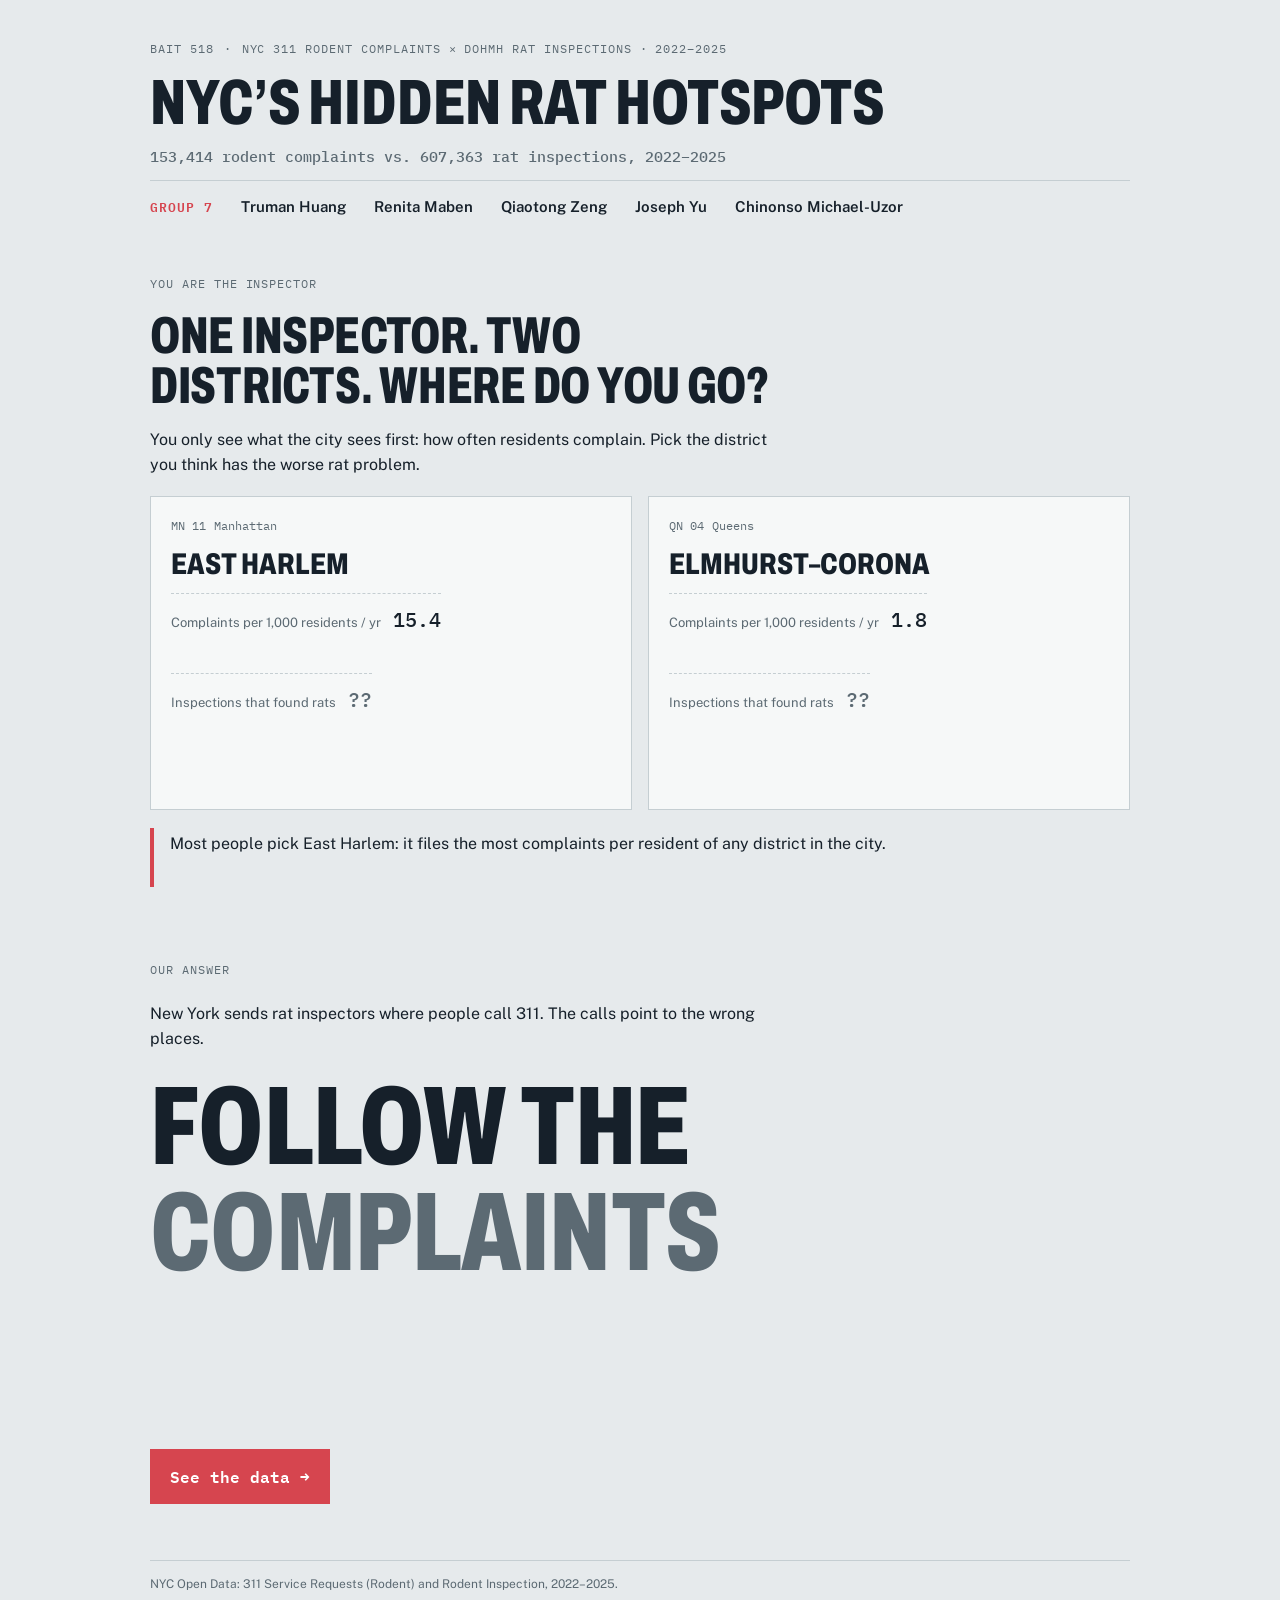
<file: nyc/NYC_Rats_1_Opening.html>
<!doctype html>
<html lang="en">
<head>
<meta charset="utf-8">
<meta name="viewport" content="width=device-width, initial-scale=1, viewport-fit=cover">
<style>:root{color-scheme:light}body{margin:0;font:14px system-ui,sans-serif}img{max-width:100%}[hidden]{display:none!important}</style>
<title>Follow the Complaints?</title>
<meta name="claude:viewport-fit-sides" content="cover">
<link rel="preconnect" href="https://fonts.googleapis.com">
<link rel="stylesheet" href="https://fonts.googleapis.com/css2?family=Archivo:wdth,wght@62..125,400..900&family=Public+Sans:wght@400;500;600&family=IBM+Plex+Mono:wght@400;500&display=swap">
<style>
/* Layout: a city inspection file — one narrow column of "case cards", wide condensed headlines, a red stamp as the single loud moment */
:root{
  --bg:#e6eaec;        /* sidewalk concrete */
  --card:#f6f8f8;
  --ink:#16202a;       /* inspector ink */
  --mute:#5c6a73;
  --line:#c5ced2;
  --red:#d6454f;       /* rat found / hidden hotspot */
  --orange:#e8892b;    /* heavily reported */
  --blue:#3f6f9b;      /* complaints / confirmed */
  --f-display:"Archivo","Arial Narrow",Arial,sans-serif;
  --f-body:"Public Sans",system-ui,-apple-system,"Segoe UI",sans-serif;
  --f-mono:"IBM Plex Mono",ui-monospace,Menlo,Consolas,monospace;
}
@media (prefers-color-scheme: dark){:root:not([data-theme="light"]){
  --bg:#12171c;--card:#1a2129;--ink:#e6ecef;--mute:#93a2ac;--line:#2d3842;
  --red:#ef5f68;--orange:#f0a050;--blue:#79a6d2;color-scheme:dark}}
:root[data-theme="dark"]{
  --bg:#12171c;--card:#1a2129;--ink:#e6ecef;--mute:#93a2ac;--line:#2d3842;
  --red:#ef5f68;--orange:#f0a050;--blue:#79a6d2;color-scheme:dark}

body{background:var(--bg);color:var(--ink);font-family:var(--f-body);font-size:16px;line-height:1.55;
  padding-left:max(16px,env(safe-area-inset-left,0px));padding-right:max(16px,env(safe-area-inset-right,0px))}
.wrap{max-width:980px;margin:0 auto;padding-block:40px 64px;display:flex;flex-direction:column;gap:56px}
h1,h2{font-family:var(--f-display);font-stretch:68%;font-weight:800;line-height:.95;text-wrap:balance;margin:0;letter-spacing:-.005em;text-transform:uppercase}
h1{font-size:clamp(46px,9.5vw,112px)}
h2{font-size:clamp(30px,5vw,52px)}
p{margin:0;max-width:62ch}
.eyebrow{font-family:var(--f-mono);font-size:12px;letter-spacing:.08em;text-transform:uppercase;color:var(--mute)}
.mono{font-family:var(--f-mono)}
.red{color:var(--red)}
section{display:flex;flex-direction:column;gap:18px}

/* hero */
.hero{gap:22px}
.team{display:flex;flex-wrap:wrap;align-items:baseline;gap:10px 28px;border-top:1px solid var(--line);padding-top:14px}
.team .g{font:600 13px var(--f-mono);letter-spacing:.08em;text-transform:uppercase;color:var(--red)}
.team .m{display:flex;flex-direction:column;gap:2px}
.team .m b{font-weight:600;font-size:15px}
.team .m span{font:400 12px var(--f-mono);color:var(--mute);font-variant-numeric:tabular-nums}
.hero h1 .strike{position:relative;display:inline-block;color:var(--mute);cursor:pointer}
.answer.on h1 .strike{cursor:default}
.hero h1 .strike::after{content:"";position:absolute;left:-2%;right:-2%;top:52%;height:.09em;background:var(--red);transform-origin:left;transform:scaleX(0);transition:transform .7s ease-out .3s}
.answer.on h1 .strike::after{transform:scaleX(1)}
.answer .red{opacity:0;transition:opacity .5s}
.answer.rats .red{opacity:1}
.answer .slot{visibility:hidden}
.answer.delivered .slot{visibility:visible}
.carrier{position:absolute;left:0;top:0;pointer-events:none;will-change:transform}
.carrier .word{position:absolute;left:0;top:0;white-space:nowrap;transform-origin:20% 100%}
.topic{gap:14px}
.topic .ttl{font-family:var(--f-display);font-stretch:70%;font-weight:800;text-transform:uppercase;line-height:.95;font-size:clamp(34px,6vw,64px);text-wrap:balance}
.topic .sub{font:500 15px var(--f-mono);color:var(--mute);max-width:none}
@keyframes strike{from{transform:scaleX(0)}to{transform:scaleX(1)}}
.stats{display:grid;grid-template-columns:repeat(3,minmax(0,1fr));gap:1px;background:var(--line);border:1px solid var(--line)}
.stat{background:var(--card);padding:16px 18px;display:flex;flex-direction:column;gap:4px;min-width:0}
.stat b{font-family:var(--f-display);font-stretch:80%;font-weight:800;font-size:clamp(30px,5vw,46px);line-height:1;font-variant-numeric:tabular-nums}
.stat span{font-size:13px;color:var(--mute)}

/* game */
.cases{display:grid;grid-template-columns:repeat(2,minmax(0,1fr));gap:16px}
.case{position:relative;background:var(--card);border:1px solid var(--line);padding:20px 20px 70px;display:flex;flex-direction:column;gap:14px;text-align:left;font:inherit;color:inherit;cursor:pointer;overflow:hidden;transition:border-color .15s, transform .15s}
.case:hover{border-color:var(--ink);transform:translateY(-2px)}
.case:focus-visible{outline:3px solid var(--blue);outline-offset:2px}
.case[disabled]{cursor:default;transform:none}
.case .top{display:flex;justify-content:space-between;gap:8px;font-family:var(--f-mono);font-size:12px;color:var(--mute)}
.case h3{font-family:var(--f-display);font-stretch:75%;font-weight:800;font-size:clamp(20px,3.2vw,30px);overflow-wrap:anywhere;line-height:1;margin:0;text-transform:uppercase}
.row{display:flex;justify-content:space-between;align-items:baseline;gap:12px;border-top:1px dashed var(--line);padding-top:10px}
.row .k{font-size:13px;color:var(--mute)}
.row .v{font-family:var(--f-mono);font-weight:500;font-size:20px;font-variant-numeric:tabular-nums}
.row.hide .v{color:var(--mute)}
.meter{height:10px;background:var(--line);position:relative}
.meter i{position:absolute;inset:0 auto 0 0;width:0;background:var(--blue);transition:width .8s ease-out}
.meter.found i{background:var(--red)}
.stamp{position:absolute;right:16px;bottom:16px;font-family:var(--f-display);font-stretch:70%;font-weight:900;font-size:22px;line-height:1;text-transform:uppercase;
  color:var(--red);border:3px solid var(--red);padding:6px 10px;transform:rotate(-8deg) scale(1.6);opacity:0;pointer-events:none;mix-blend-mode:multiply}
:root[data-theme="dark"] .stamp{mix-blend-mode:normal}
@media (prefers-color-scheme: dark){:root:not([data-theme="light"]) .stamp{mix-blend-mode:normal}}
.stamp.grey{color:var(--mute);border-color:var(--mute)}
.revealed .stamp{animation:stamp .35s cubic-bezier(.2,1.6,.4,1) forwards}
@keyframes stamp{to{opacity:.92;transform:rotate(-8deg) scale(1)}}
.verdict{border-left:4px solid var(--red);padding:4px 0 4px 16px;min-height:3.2em}
.verdict strong{font-weight:600}
.btnrow{display:flex;gap:10px;flex-wrap:wrap}
button.ghost{font:500 13px var(--f-mono);background:transparent;color:var(--ink);border:1px solid var(--ink);padding:8px 12px;cursor:pointer}
button.ghost:focus-visible{outline:3px solid var(--blue);outline-offset:2px}

/* chart */
.chartcard{background:var(--card);border:1px solid var(--line);padding:18px 18px 10px}
.legend{display:flex;gap:18px;flex-wrap:wrap;font-size:13px;color:var(--mute)}
.legend i{display:inline-block;width:18px;height:3px;vertical-align:middle;margin-right:6px}
.chartbox{overflow-x:auto}
svg{display:block;width:100%;height:auto;min-width:520px}
.readout{font-family:var(--f-mono);font-size:13px;color:var(--mute);min-height:1.5em}
input[type=range]{width:100%;accent-color:var(--red)}

/* queens */
.strip{display:flex;flex-direction:column;gap:12px}
.bar{display:grid;grid-template-columns:150px minmax(0,1fr) 60px;gap:12px;align-items:center;font-size:14px}
.bar .track{height:22px;background:var(--line);position:relative}
.bar .track i{position:absolute;inset:0 auto 0 0;background:var(--red)}
.bar .pct{font-family:var(--f-mono);font-variant-numeric:tabular-nums;text-align:right}
.bar.dim .track i{background:var(--mute)}

/* agenda */
.agenda{list-style:none;margin:0;padding:0;display:grid;grid-template-columns:repeat(4,minmax(0,1fr));gap:1px;background:var(--line);border:1px solid var(--line)}
.agenda li{background:var(--card);padding:14px 16px;display:flex;flex-direction:column;gap:6px;min-width:0}
.agenda .n{font-family:var(--f-mono);font-size:12px;color:var(--red)}
.agenda b{font-family:var(--f-display);font-stretch:78%;font-size:20px;line-height:1.05;text-transform:uppercase}
.agenda span{font-size:13px;color:var(--mute)}
.cta{align-self:flex-start;font:600 16px var(--f-mono);color:#fff;background:var(--red);padding:14px 20px;text-decoration:none}
.cta:hover{filter:brightness(1.08)}
.cta:focus-visible{outline:3px solid var(--blue);outline-offset:3px}
footer{font-size:12px;color:var(--mute);display:flex;flex-direction:column;gap:4px;border-top:1px solid var(--line);padding-top:14px}

@media (max-width:720px){
  .agenda{grid-template-columns:minmax(0,1fr)}
  .cases{gap:10px}
  .case{padding:14px 12px 58px;gap:10px}
  .row{flex-direction:column;align-items:flex-start;gap:2px}
  .stamp{right:10px;bottom:12px;font-size:15px;padding:4px 7px}
}
@media (max-width:480px){
  .stamp{font-size:11px;white-space:nowrap;right:8px;bottom:14px;border-width:2px}
  .stats{grid-template-columns:minmax(0,1fr)}
  .bar{grid-template-columns:96px minmax(0,1fr) 52px}
}

/* the rat: a fixed "floor" strip at the bottom of the screen it runs along */
.floor{position:fixed;inset:0;overflow:hidden;pointer-events:none;z-index:20}
.rat{position:absolute;left:0;top:0;width:clamp(120px,16vw,190px);transform:translateX(110vw);pointer-events:auto;cursor:pointer;will-change:transform}
.rat.tpl{display:none}
.rat svg{display:block;width:100%;min-width:0;height:auto;overflow:visible}
.rat .shadow{fill:rgba(0,0,0,.22)}
.rat .bodyg{transform-origin:100px 60px}
.rat .head{transform-origin:46px 52px}
.rat .whisk{transform-origin:9px 53px}
.rat .tail{transform-origin:156px 56px}
.rat .leg{transform-box:fill-box;transform-origin:50% 0}
.rat.run .bodyg{animation:bob var(--step,.14s) ease-in-out infinite alternate}
.rat.run .leg.a{animation:stride var(--step,.14s) linear infinite alternate}
.rat.run .leg.b{animation:stride var(--step,.14s) linear infinite alternate-reverse}
.rat.run .tail{animation:tailrun .28s ease-in-out infinite alternate}
.rat.sniff .head{animation:sniff .22s ease-in-out infinite alternate}
.rat.sniff .whisk{animation:whisk .11s ease-in-out infinite alternate}
.rat.sniff .tail{animation:tailidle 1.4s ease-in-out infinite alternate}
@keyframes bob{from{transform:translateY(0)}to{transform:translateY(-3px)}}
@keyframes stride{from{transform:rotate(-38deg)}to{transform:rotate(38deg)}}
@keyframes tailrun{from{transform:rotate(-6deg)}to{transform:rotate(7deg)}}
@keyframes tailidle{from{transform:rotate(-4deg)}to{transform:rotate(9deg)}}
@keyframes sniff{from{transform:rotate(0)}to{transform:rotate(-7deg) translateX(-1px)}}
@keyframes whisk{from{transform:rotate(-5deg)}to{transform:rotate(6deg)}}
.secret{all:unset;cursor:default;color:inherit;font:inherit;padding:0 2px}
.secret:focus-visible{outline:none}
@media (prefers-reduced-motion:reduce){*,*::before,*::after{animation:none!important;transition:none!important}
  .revealed .stamp{opacity:.92;transform:rotate(-8deg)}}
</style>

<div class="wrap">

  <section class="topic">
    <div class="eyebrow">BAIT 518 <button class="secret" id="secret" type="button" tabindex="-1" aria-hidden="true">·</button> NYC 311 rodent complaints × DOHMH rat inspections · 2022–2025</div>
    <div class="ttl">NYC’s Hidden Rat Hotspots</div>
    <p class="sub">153,414 rodent complaints vs. 607,363 rat inspections, 2022–2025</p>
    <div class="team"><span class="g">Group 7</span><span class="m"><b>Truman Huang</b></span><span class="m"><b>Renita Maben</b></span><span class="m"><b>Qiaotong Zeng</b></span><span class="m"><b>Joseph Yu</b></span><span class="m"><b>Chinonso Michael-Uzor</b></span></div>
  </section>

  <section>
    <div class="eyebrow">You are the inspector</div>
    <h2>One inspector. Two districts. Where do you go?</h2>
    <p>You only see what the city sees first: how often residents complain. Pick the district you think has the worse rat problem.</p>
    <div class="cases" id="cases">
      <button class="case" id="caseA" data-pick="A" type="button">
        <div class="top"><span>MN 11</span><span>Manhattan</span></div>
        <h3>East Harlem</h3>
        <div class="row"><span class="k">Complaints per 1,000 residents / yr</span><span class="v">15.4</span></div>
        <div class="meter"><i style="width:96%"></i></div>
        <div class="row hide"><span class="k">Inspections that found rats</span><span class="v" data-real="23.8%">??</span></div>
        <div class="meter found"><i data-w="23.8"></i></div>
        <div class="stamp grey">Near city median</div>
      </button>
      <button class="case" id="caseB" data-pick="B" type="button">
        <div class="top"><span>QN 04</span><span>Queens</span></div>
        <h3>Elmhurst–Corona</h3>
        <div class="row"><span class="k">Complaints per 1,000 residents / yr</span><span class="v">1.8</span></div>
        <div class="meter"><i style="width:11%"></i></div>
        <div class="row hide"><span class="k">Inspections that found rats</span><span class="v" data-real="54.9%">??</span></div>
        <div class="meter found"><i data-w="54.9"></i></div>
        <div class="stamp">Above city median</div>
      </button>
    </div>
    <div class="verdict" id="verdict" aria-live="polite">Most people pick East Harlem: it files the most complaints per resident of any district in the city.</div>
    <div class="btnrow"><button class="ghost" id="reset" type="button" hidden>Reset case file</button></div>
  </section>

  <section class="hero answer" id="answer">
    <div class="eyebrow">Our answer</div>
    <p>New York sends rat inspectors where people call 311. The calls point to the wrong places.</p>
    <h1>Follow the <span class="strike">complaints</span><br><span class="red"><span class="slot" id="slot">rats</span></span></h1>
  </section>

  <a class="cta" id="cta" href="NYC_Rats_2_Chart_Builds.html#scene-0">See the data →</a>
  <footer>NYC Open Data: 311 Service Requests (Rodent) and Rodent Inspection, 2022–2025.</footer>
</div>


<svg width="0" height="0" style="position:absolute" aria-hidden="true"><defs>
        <linearGradient id="fur" x1="0" y1="0" x2="0" y2="1">
          <stop offset="0" stop-color="#6e655c"/><stop offset=".55" stop-color="#57504a"/><stop offset="1" stop-color="#8f857b"/>
        </linearGradient>
        <radialGradient id="ear" cx=".45" cy=".45" r=".6"><stop offset="0" stop-color="#d9a3a0"/><stop offset="1" stop-color="#9b6f6c"/></radialGradient>
      </defs></svg>
<div class="floor" id="floor" aria-hidden="true">
  <div class="rat tpl" id="rat-tpl" title="Click to scare it off">
    <svg viewBox="0 0 230 92">
      <ellipse class="shadow" cx="100" cy="86" rx="78" ry="5"/>
      <g class="bodyg">
        <path class="tail" d="M154,56 C178,58 196,72 214,70 C222,69 228,64 229,60" fill="none" stroke="#b9928c" stroke-width="4.5" stroke-linecap="round"/>
        <g class="leg b"><path d="M128,66 c-2,8 -3,12 -1,16 l9,0 c1,-2 -1,-3 -4,-3 l-1,-13 z" fill="#4a433d"/></g>
        <g class="leg a"><path d="M58,64 c-2,7 -3,12 -1,16 l8,0 c1,-2 -1,-3 -3,-3 l-1,-13 z" fill="#4a433d"/></g>
        <path d="M44,50 C44,30 74,20 108,22 C142,24 162,38 162,55 C162,70 138,75 104,73 C74,72 54,67 44,59 Z" fill="url(#fur)"/>
        <path d="M60,66 C80,72 120,74 148,68" fill="none" stroke="#a49a90" stroke-width="3" stroke-linecap="round" opacity=".7"/>
        <g class="leg b"><path d="M140,64 c-1,8 0,12 2,16 l9,0 c1,-2 -1,-3 -4,-3 l-2,-13 z" fill="#5a524b"/></g>
        <g class="leg a"><path d="M68,64 c-1,7 0,12 2,16 l8,0 c1,-2 -1,-3 -3,-3 l-2,-13 z" fill="#5a524b"/></g>
        <g class="head">
          <path d="M48,44 C34,38 20,42 8,51 C5,53 5,56 9,57 C22,61 36,63 52,60 Z" fill="url(#fur)"/>
          <ellipse cx="46" cy="36" rx="9" ry="10" fill="#5e5650"/>
          <ellipse cx="46" cy="36.5" rx="6" ry="7" fill="url(#ear)"/>
          <circle cx="27" cy="47.5" r="2.8" fill="#121010"/><circle cx="26.2" cy="46.6" r=".9" fill="#fff" opacity=".8"/>
          <circle cx="7.2" cy="53.6" r="2.4" fill="#c98b88"/>
          <g class="whisk" stroke="#2a2522" stroke-width=".7" stroke-linecap="round" opacity=".75">
            <path d="M12,52 L-6,45" fill="none"/><path d="M12,53 L-8,52" fill="none"/><path d="M12,54.5 L-6,59" fill="none"/>
          </g>
        </g>
      </g>
    </svg>
  </div>
</div>
<script>
(function(){
  // case file game
  const cases=document.getElementById('cases'), verdict=document.getElementById('verdict'), reset=document.getElementById('reset');
  const msgs={
    A:'<strong>You followed the complaints.</strong> East Harlem has rats, but inspectors find them 23.8% of the time, close to the city median. Elmhurst–Corona barely calls 311, yet more than half its inspections find active rats.',
    B:'<strong>You went where the rats are.</strong> Elmhurst–Corona files about one-ninth the complaints of East Harlem, yet 54.9% of its inspections find active rats, the highest rate in the city.'
  };
  function reveal(pick){
    cases.querySelectorAll('.case').forEach(c=>{
      c.classList.add('revealed'); c.disabled=true;
      const v=c.querySelector('.row.hide .v'); v.textContent=v.dataset.real; c.querySelector('.row.hide').classList.remove('hide');
      const m=c.querySelector('.meter.found i'); m.style.width=m.dataset.w+'%';
      c.style.borderColor = c.dataset.pick===pick ? 'var(--ink)' : '';
    });
    verdict.innerHTML=msgs[pick]+' There are 12 districts like it.';
    reset.hidden=false;
  }
  cases.addEventListener('click',e=>{const c=e.target.closest('.case'); if(c&&!c.disabled) reveal(c.dataset.pick)});
  reset.addEventListener('click',()=>{
    document.getElementById('answer').classList.remove('on','rats','delivered');
    cases.querySelectorAll('.case').forEach(c=>{
      c.classList.remove('revealed'); c.disabled=false; c.style.borderColor='';
      const r=c.querySelectorAll('.row')[1]; r.classList.add('hide'); r.querySelector('.v').textContent='??';
      c.querySelector('.meter.found i').style.width='0';
    });
    verdict.textContent='Most people pick East Harlem: it files the most complaints per resident of any district in the city.';
    reset.hidden=true; cases.querySelector('.case').focus();
  });

})();

// --- rats: one scout, then a swarm across the screen ---
(function(){
  const tpl=document.getElementById('rat-tpl'), floor=document.getElementById('floor');
  if(!tpl||!tpl.animate) return;
  if(matchMedia('(prefers-reduced-motion: reduce)').matches) return;
  const R=(a,b)=>a+Math.random()*(b-a), wait=ms=>new Promise(r=>setTimeout(r,ms));
  const W=()=>window.innerWidth, H=()=>window.innerHeight;
  let busy=false;
  function make(scale,y,step){
    const r=tpl.cloneNode(true); r.removeAttribute('id'); r.classList.remove('tpl');
    const base=Math.min(190,Math.max(120,W()*0.16)); const w=base*scale;
    r.style.width=w+'px'; r.style.top=y+'px'; r.style.zIndex=Math.round(y);
    r.style.setProperty('--step',step+'s'); floor.appendChild(r); r._w=w; return r;
  }
  const state=(r,c)=>{r.classList.remove('run','sniff'); if(c) r.classList.add(c)};
  function flee(r){
    if(r._fled) return; r._fled=true;
    const x=new DOMMatrixReadOnly(getComputedStyle(r).transform).m41;
    r.getAnimations().forEach(a=>{ if(a.effect&&a.effect.target===r) a.cancel() });
    state(r,'run'); r.style.setProperty('--step','.09s');
    const a=r.animate([{transform:`translateX(${x}px)`},{transform:`translateX(${-r._w-60}px)`}],{duration:Math.max(250,(x+r._w)/2.2),easing:'cubic-bezier(.5,0,.9,.6)',fill:'forwards'});
    a.finished.then(()=>r.remove()).catch(()=>{});
  }
  floor.addEventListener('click',e=>{const r=e.target.closest('.rat'); if(r) flee(r)});
  async function scout(){
    const r=make(1,H()-R(110,130),.14), w=r._w, mv=(f,t,ms,e)=>r._fled?Promise.reject():r.animate([{transform:`translateX(${f}px)`},{transform:`translateX(${t}px)`}],{duration:ms,easing:e,fill:'forwards'}).finished;
    const a=W()+20,b=W()*0.62,c=W()*0.40,d=-w-40;
    try{
      state(r,'run'); await mv(a,b,900,'cubic-bezier(.2,.7,.4,1)');
      state(r,'sniff'); await wait(1100);
      state(r,'run'); await mv(b,c,500,'cubic-bezier(.4,0,.3,1)');
      state(r,'sniff'); await wait(1200);
      state(r,'run'); await mv(c,d,650,'cubic-bezier(.5,0,.9,.6)');
      r.remove();
    }catch(e){}
  }
  function swarm(){
    const n=Math.round(Math.min(34,Math.max(16,W()/45))); const jobs=[];
    for(let k=0;k<n;k++){
      const depth=Math.random();                    // 0 = far (top, small), 1 = near (bottom, big)
      const scale=0.38+depth*0.7, y=H()*0.06+depth*(H()*0.86)-60*scale+R(-20,20);
      const r=make(scale,y,R(.1,.16)); const w=r._w;
      const speed=R(420,620)*(0.55+scale*0.6);      // px per second, nearer rats look faster
      const from=W()+R(10,160), to=-w-R(40,160), dur=(from-to)/speed*1000;
      const dy=R(-28,28);
      state(r,'run');
      const a=r.animate([
        {transform:`translate(${from}px,0)`},
        {transform:`translate(${from+(to-from)*0.5}px,${dy}px)`},
        {transform:`translate(${to}px,${dy*0.3}px)`}
      ],{duration:dur,delay:Math.pow(Math.random(),1.6)*2600,easing:'linear',fill:'both'});
      jobs.push(a.finished.then(()=>r.remove()).catch(()=>{}));
    }
    return Promise.all(jobs);
  }
  async function show(withScout){
    if(busy) return; busy=true;
    try{ if(withScout){ await scout(); await wait(250) } await swarm() }finally{ busy=false }
  }
  const sec=document.getElementById('secret'); if(sec) sec.addEventListener('click',()=>show(false));
  document.addEventListener('keydown',e=>{
    if(e.target.closest&&e.target.closest('input,textarea')) return;
    if(e.key==='r'||e.key==='R') show(true);
    if(e.key==='s'||e.key==='S') show(false);
  });
})();

// --- one more click after the reveal: a rat carries "RATS" into place ---
(function(){
  const ans=document.getElementById('answer'), slot=document.getElementById('slot'), floor=document.getElementById('floor'), tpl=document.getElementById('rat-tpl');
  if(!ans||!slot||!floor||!tpl) return;
  const wait=ms=>new Promise(r=>setTimeout(r,ms));
  let busy=false;
  async function deliver(){
    if(busy||!ans.classList.contains('on')||ans.classList.contains('rats')) return;
    busy=true; ans.classList.add('rats');
    const reduce=matchMedia('(prefers-reduced-motion: reduce)').matches;
    const r0=slot.getBoundingClientRect();
    if(r0.top<0||r0.bottom>innerHeight){ans.scrollIntoView({behavior:reduce?'auto':'smooth',block:'center'});await wait(reduce?50:700)}
    if(reduce||!floor.animate){ans.classList.add('delivered');busy=false;return}
    const R=slot.getBoundingClientRect(), cs=getComputedStyle(slot);
    const car=document.createElement('div');car.className='carrier';
    const word=document.createElement('span');word.className='word';word.textContent=slot.textContent;
    ['fontFamily','fontSize','fontWeight','fontStretch','letterSpacing','lineHeight','textTransform','color'].forEach(k=>word.style[k]=cs[k]);
    word.style.width=R.width+'px';word.style.height=R.height+'px';word.style.lineHeight=R.height+'px';
    const rat=tpl.cloneNode(true);rat.removeAttribute('id');rat.removeAttribute('title');rat.classList.remove('tpl');
    const rw=Math.max(120,R.height*1.55), rh=rw*92/230;
    Object.assign(rat.style,{width:rw+'px',left:(R.width-rw*8/230+4)+'px',top:(R.height*0.42-rh*53/92)+'px',transform:'none',pointerEvents:'none',cursor:'default'});
    car.appendChild(word);car.appendChild(rat);floor.appendChild(car);
    const x0=innerWidth+20, lift=-R.height*0.14;
    rat.classList.add('run');
    word.animate([{transform:'translateY(0) rotate(-4deg)'},{transform:`translateY(${lift}px) rotate(-1deg)`}],{duration:220,direction:'alternate',iterations:Infinity,easing:'ease-in-out'});
    await car.animate([{transform:`translate(${x0}px,${R.top}px)`},{transform:`translate(${R.left}px,${R.top}px)`}],{duration:1500,easing:'cubic-bezier(.2,.7,.3,1)',fill:'forwards'}).finished.catch(()=>{});
    word.getAnimations().forEach(a=>a.cancel());
    rat.classList.remove('run');rat.classList.add('sniff');
    await word.animate([{transform:`translateY(${lift}px) rotate(-4deg)`},{transform:'translateY(0) rotate(0)',offset:.7},{transform:`translateY(${lift*0.25}px) rotate(0)`,offset:.85},{transform:'translateY(0) rotate(0)'}],{duration:450,easing:'ease-in',fill:'forwards'}).finished.catch(()=>{});
    ans.classList.add('delivered'); word.remove();
    await wait(450);
    rat.classList.remove('sniff');rat.classList.add('run');
    rat.style.transform='scaleX(-1)';
    const rl=parseFloat(rat.style.left);
    await rat.animate([{left:rl+'px'},{left:(innerWidth-R.left+40)+'px'}],{duration:650,easing:'cubic-bezier(.5,0,.9,.6)',fill:'forwards'}).finished.catch(()=>{});
    car.remove(); busy=false;
  }
  const strike=ans.querySelector('.strike');
  function next(){ if(!ans.classList.contains('on')) ans.classList.add('on'); else deliver(); }
  if(strike) strike.addEventListener('click',e=>{ e.stopPropagation(); if(!ans.classList.contains('on')) ans.classList.add('on'); });
  document.addEventListener('click',e=>{ if(e.target.closest('button,a,input,.case,.strike')) return; deliver(); });
  document.addEventListener('keydown',e=>{ if(e.key==='ArrowRight'&&!(e.target.closest&&e.target.closest('input,textarea'))) next(); });
})();
</script>

</html>
</file>
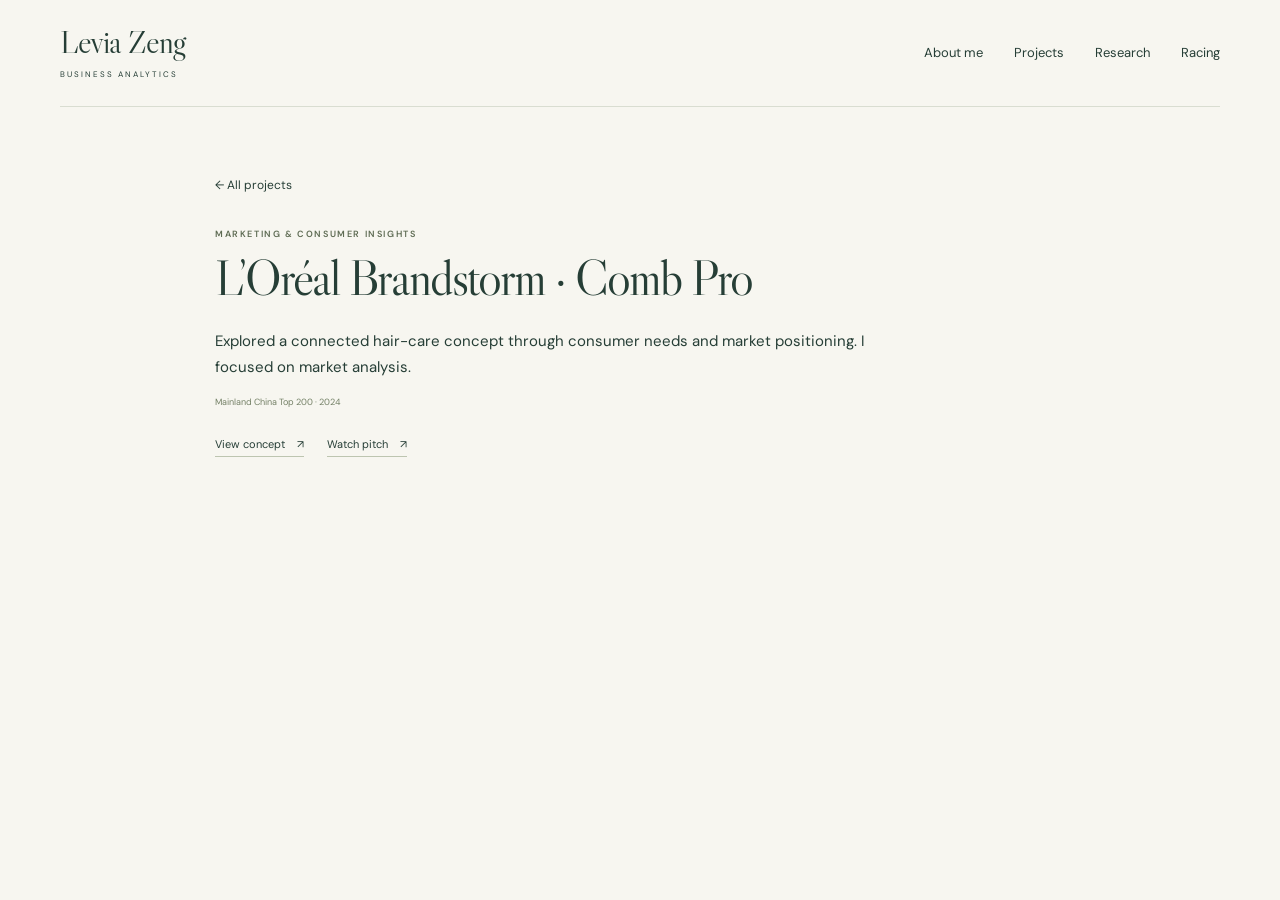
<file: projects/comb-pro.html>
<!doctype html><html lang="en"><head><meta charset="UTF-8"><meta name="viewport" content="width=device-width,initial-scale=1"><meta name="description" content="Levia Zeng — business analytics, research, and student motorsport."><title>L’Oréal Brandstorm · Comb Pro | Levia Zeng</title><link rel="stylesheet" href="../style.css"></head><body><header class="site-header"><a class="brand" href="../index.html#about">Levia Zeng<span>BUSINESS ANALYTICS</span></a><nav aria-label="Main navigation"><a href="../index.html#about">About me</a><a href="../index.html#projects">Projects</a><a href="../index.html#research">Research</a><a href="../index.html#racing">Racing</a></nav></header><main class="detail"><a class="back" href="../index.html#projects">← All projects</a><div class="field">Marketing & Consumer Insights</div><h1>L’Oréal Brandstorm · Comb Pro</h1><p>Explored a connected hair-care concept through consumer needs and market positioning. I focused on market analysis.</p><span class="meta">Mainland China Top 200 · 2024</span><div class="links"><a href="../documents/comb-pro.pdf" target="_blank" rel="noopener">View concept <span aria-hidden="true">↗</span></a><a href="https://youtu.be/FNUZM60wHyg" target="_blank" rel="noopener">Watch pitch <span aria-hidden="true">↗</span></a></div></main></body></html>
</file>
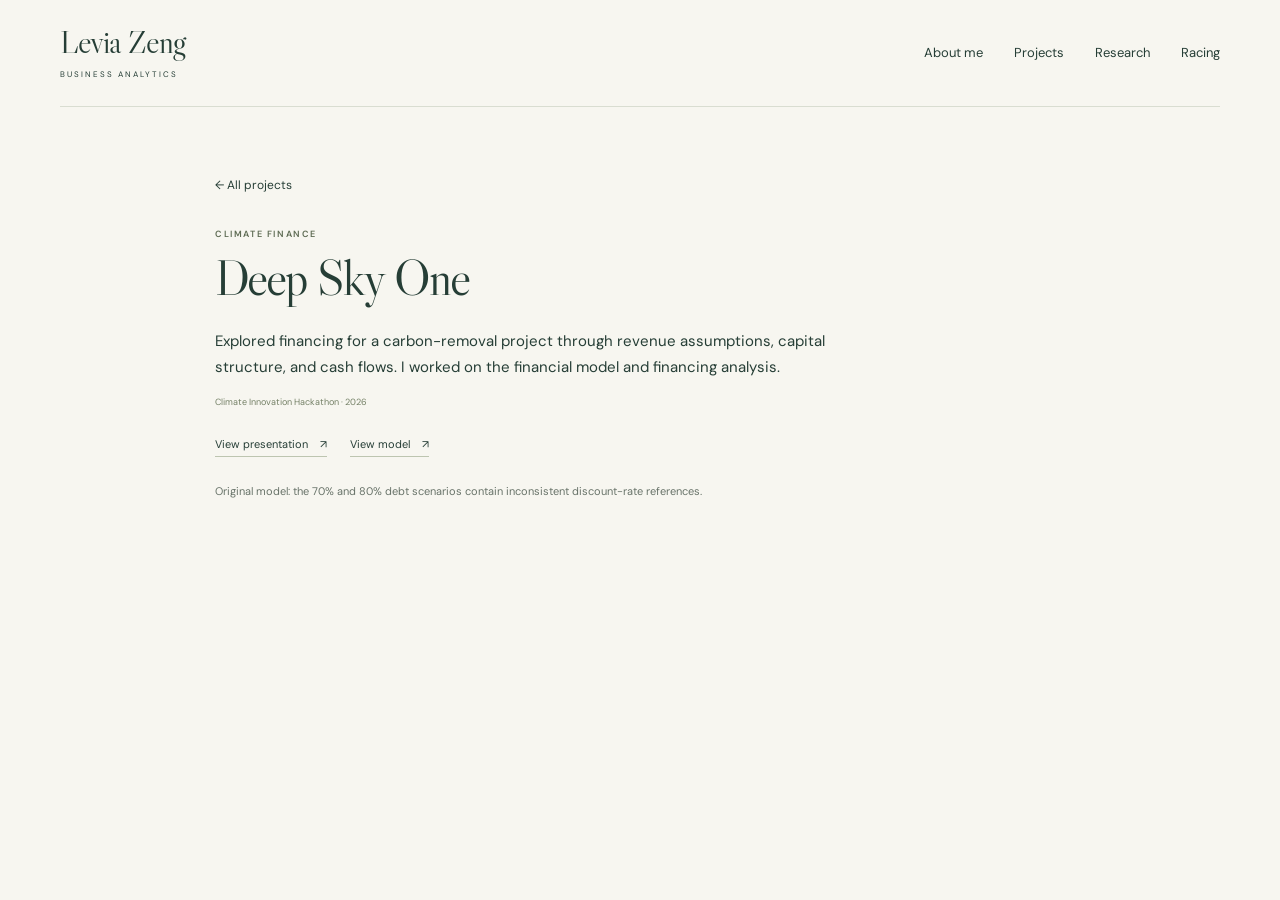
<file: projects/deep-sky.html>
<!doctype html><html lang="en"><head><meta charset="UTF-8"><meta name="viewport" content="width=device-width,initial-scale=1"><meta name="description" content="Levia Zeng — business analytics, research, and student motorsport."><title>Deep Sky One | Levia Zeng</title><link rel="stylesheet" href="../style.css"></head><body><header class="site-header"><a class="brand" href="../index.html#about">Levia Zeng<span>BUSINESS ANALYTICS</span></a><nav aria-label="Main navigation"><a href="../index.html#about">About me</a><a href="../index.html#projects">Projects</a><a href="../index.html#research">Research</a><a href="../index.html#racing">Racing</a></nav></header><main class="detail"><a class="back" href="../index.html#projects">← All projects</a><div class="field">Climate Finance</div><h1>Deep Sky One</h1><p>Explored financing for a carbon-removal project through revenue assumptions, capital structure, and cash flows. I worked on the financial model and financing analysis.</p><span class="meta">Climate Innovation Hackathon · 2026</span><div class="links"><a href="../documents/deep-sky-deck.pptx" target="_blank" rel="noopener">View presentation <span aria-hidden="true">↗</span></a><a href="../documents/deep-sky-model.xlsx" target="_blank" rel="noopener">View model <span aria-hidden="true">↗</span></a></div><p class="note">Original model: the 70% and 80% debt scenarios contain inconsistent discount-rate references.</p></main></body></html>
</file>
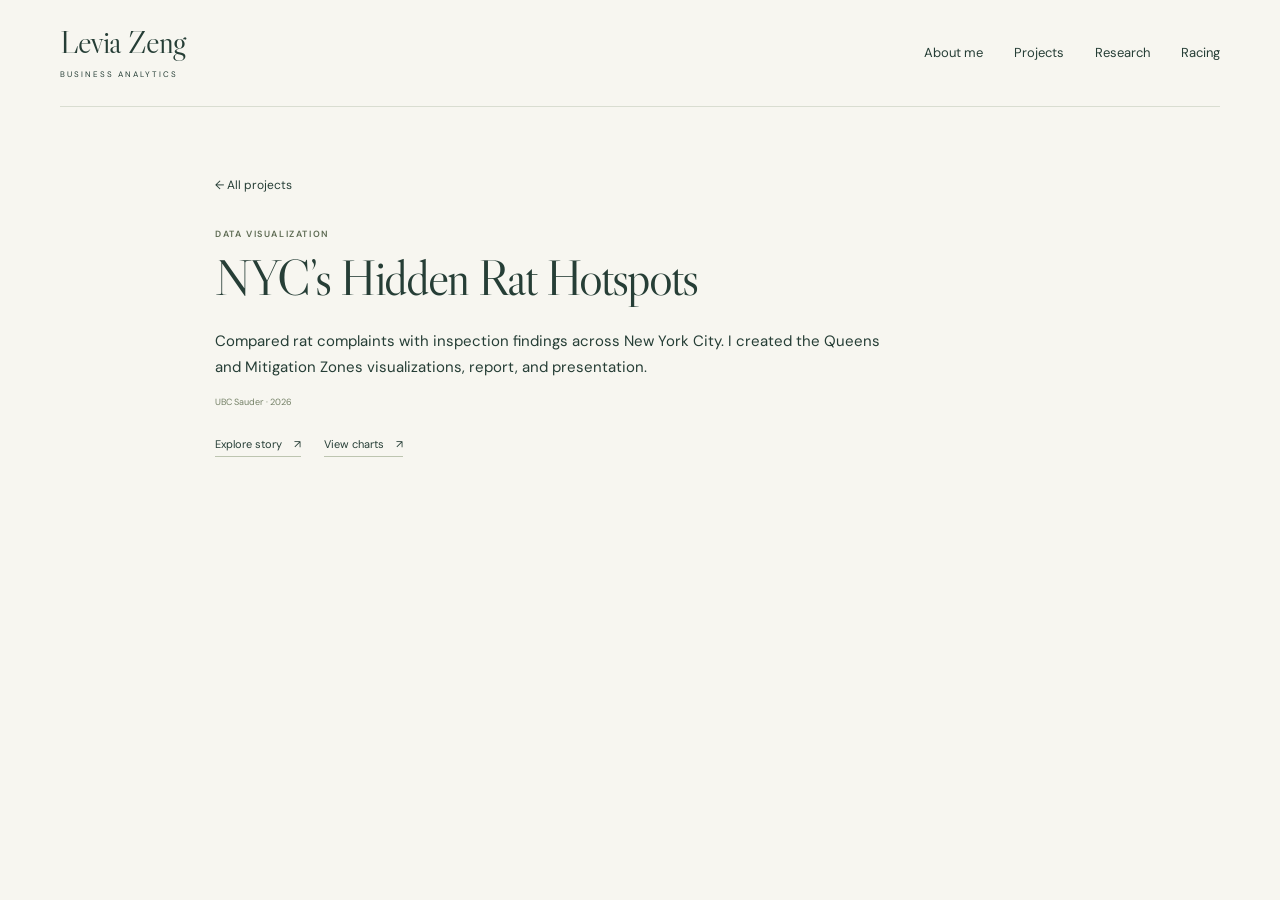
<file: projects/nyc-rats.html>
<!doctype html><html lang="en"><head><meta charset="UTF-8"><meta name="viewport" content="width=device-width,initial-scale=1"><meta name="description" content="Levia Zeng — business analytics, research, and student motorsport."><title>NYC’s Hidden Rat Hotspots | Levia Zeng</title><link rel="stylesheet" href="../style.css"></head><body><header class="site-header"><a class="brand" href="../index.html#about">Levia Zeng<span>BUSINESS ANALYTICS</span></a><nav aria-label="Main navigation"><a href="../index.html#about">About me</a><a href="../index.html#projects">Projects</a><a href="../index.html#research">Research</a><a href="../index.html#racing">Racing</a></nav></header><main class="detail"><a class="back" href="../index.html#projects">← All projects</a><div class="field">Data Visualization</div><h1>NYC’s Hidden Rat Hotspots</h1><p>Compared rat complaints with inspection findings across New York City. I created the Queens and Mitigation Zones visualizations, report, and presentation.</p><span class="meta">UBC Sauder · 2026</span><div class="links"><a href="../nyc/NYC_Rats_1_Opening.html">Explore story <span aria-hidden="true">↗</span></a><a href="../nyc/NYC_Rats_2_Chart_Builds.html">View charts <span aria-hidden="true">↗</span></a></div></main></body></html>
</file>
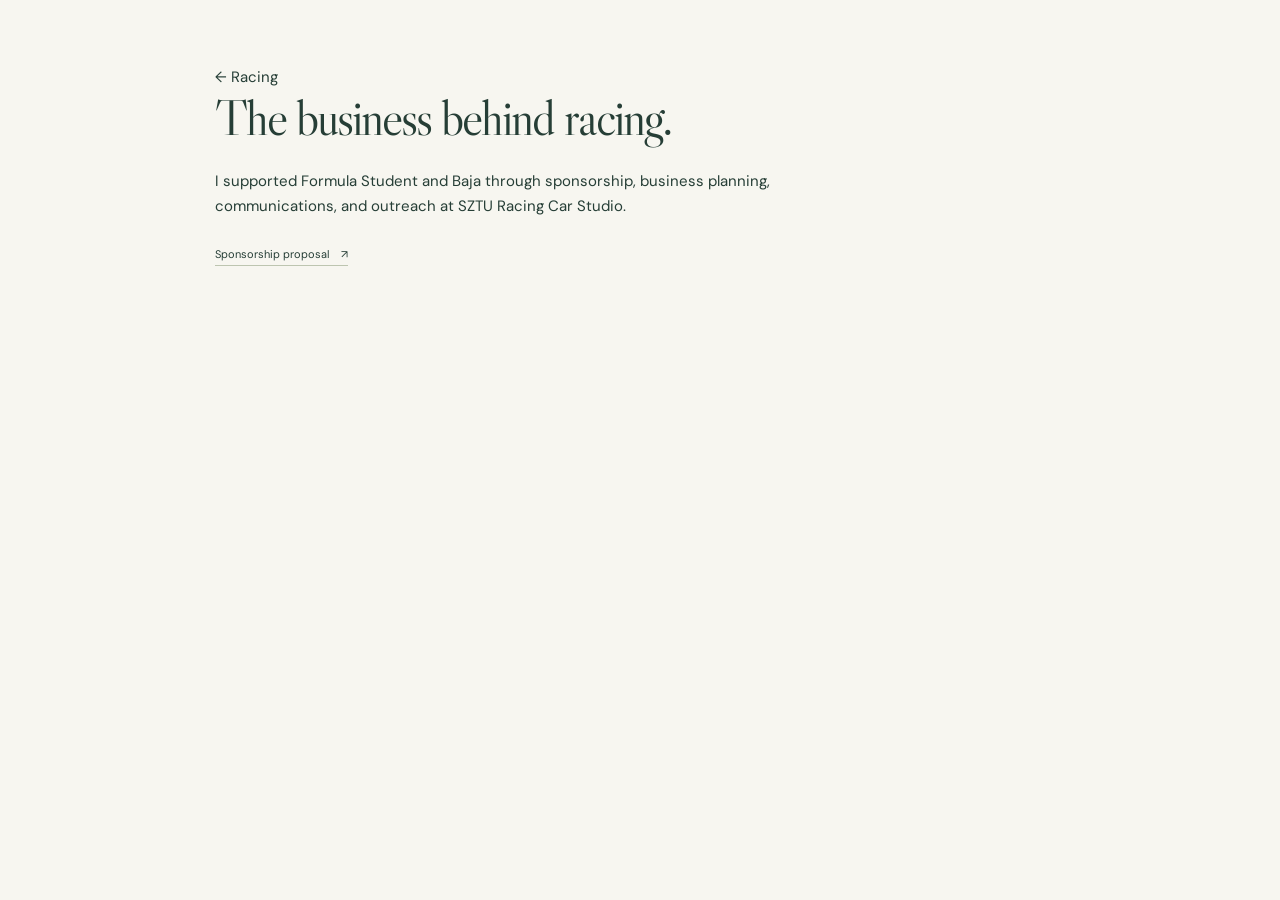
<file: projects/racing-business.html>
<!doctype html><html lang="en"><head><meta charset="UTF-8"><meta name="viewport" content="width=device-width,initial-scale=1"><meta name="description" content="Levia Zeng — business analytics, research, and student motorsport."><title>Levia Zeng | Business Analyst Portfolio</title><link rel="stylesheet" href="../style.css"></head><body><main class="detail"><a href="../index.html#racing">← Racing</a><h1>The business behind racing.</h1><p>I supported Formula Student and Baja through sponsorship, business planning, communications, and outreach at SZTU Racing Car Studio.</p><div class="links"><a href="../documents/racing-sponsorship.pdf" target="_blank" rel="noopener">Sponsorship proposal <span aria-hidden="true">↗</span></a></div></main></body></html>
</file>
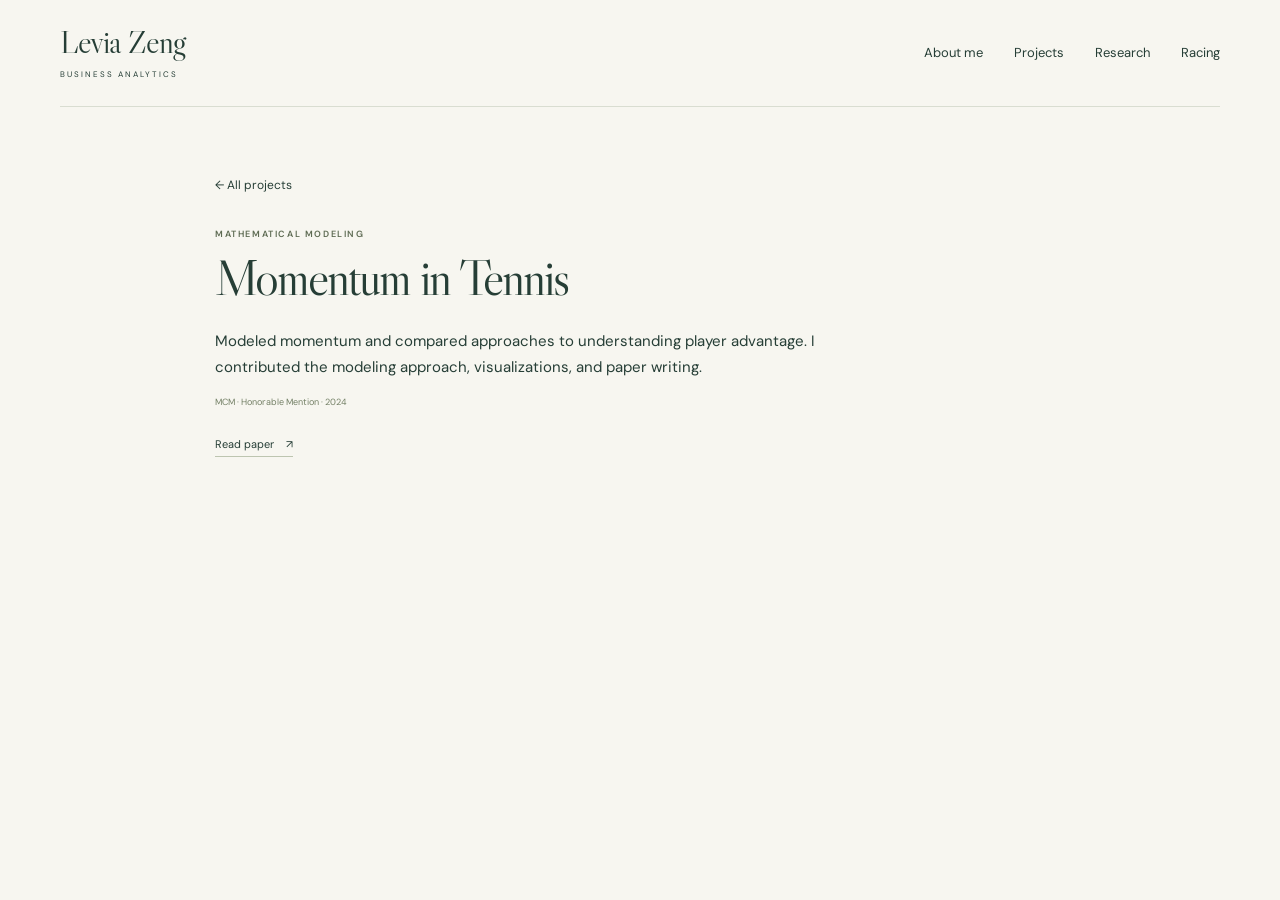
<file: projects/tennis-momentum.html>
<!doctype html><html lang="en"><head><meta charset="UTF-8"><meta name="viewport" content="width=device-width,initial-scale=1"><meta name="description" content="Levia Zeng — business analytics, research, and student motorsport."><title>Momentum in Tennis | Levia Zeng</title><link rel="stylesheet" href="../style.css"></head><body><header class="site-header"><a class="brand" href="../index.html#about">Levia Zeng<span>BUSINESS ANALYTICS</span></a><nav aria-label="Main navigation"><a href="../index.html#about">About me</a><a href="../index.html#projects">Projects</a><a href="../index.html#research">Research</a><a href="../index.html#racing">Racing</a></nav></header><main class="detail"><a class="back" href="../index.html#projects">← All projects</a><div class="field">Mathematical Modeling</div><h1>Momentum in Tennis</h1><p>Modeled momentum and compared approaches to understanding player advantage. I contributed the modeling approach, visualizations, and paper writing.</p><span class="meta">MCM · Honorable Mention · 2024</span><div class="links"><a href="../documents/tennis-paper.pdf" target="_blank" rel="noopener">Read paper <span aria-hidden="true">↗</span></a></div></main></body></html>
</file>
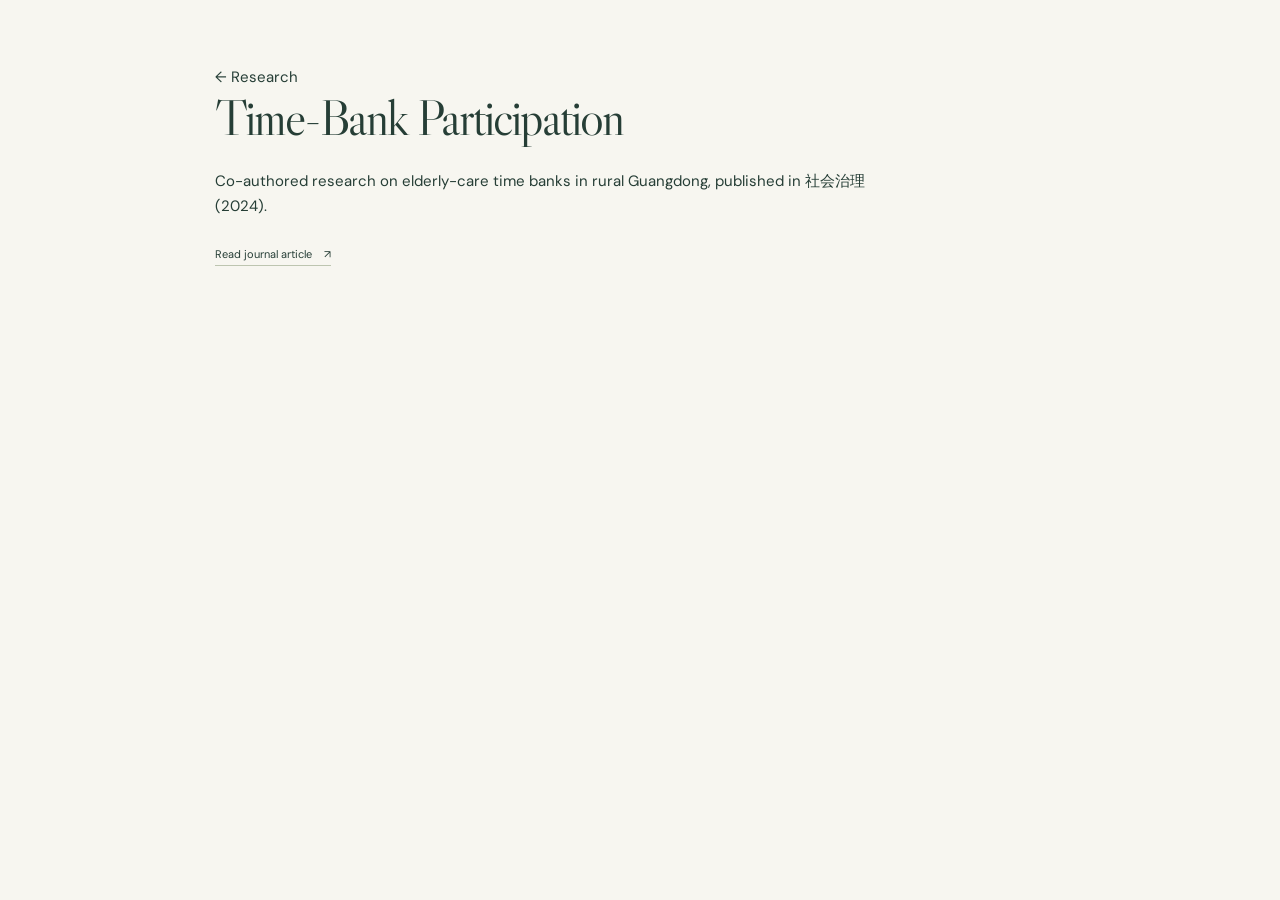
<file: projects/time-bank.html>
<!doctype html><html lang="en"><head><meta charset="UTF-8"><meta name="viewport" content="width=device-width,initial-scale=1"><meta name="description" content="Levia Zeng — business analytics, research, and student motorsport."><title>Levia Zeng | Business Analyst Portfolio</title><link rel="stylesheet" href="../style.css"></head><body><main class="detail"><a href="../index.html#research">← Research</a><h1>Time-Bank Participation</h1><p>Co-authored research on elderly-care time banks in rural Guangdong, published in 社会治理 (2024).</p><div class="links"><a href="https://doi.org/10.16775/j.cnki.10-1285/d.2024.04.006" target="_blank" rel="noopener">Read journal article <span aria-hidden="true">↗</span></a></div></main></body></html>
</file>
<file: style.css>
@import url('https://fonts.googleapis.com/css2?family=DM+Sans:wght@400;500;600;700&family=Libre+Caslon+Display&display=swap');
:root{--paper:#f7f6f0;--ink:#263e36;--muted:#687369;--line:#d9ddd1;--sage:#e6e9da;--serif:'Libre Caslon Display',Georgia,serif}*{box-sizing:border-box}html{scroll-behavior:smooth;scroll-padding-top:105px}body{margin:0;background:var(--paper);color:var(--ink);font:15px/1.7 'DM Sans',Arial,sans-serif}a{color:inherit;text-decoration:none}a:hover{color:#728157}a:focus-visible{outline:2px solid #728157;outline-offset:5px}.site-header,main,footer{max-width:1160px;margin:auto}.site-header{padding:26px 0;display:flex;align-items:center;justify-content:space-between;border-bottom:1px solid var(--line)}.brand{font:32px/1 var(--serif);letter-spacing:-1px}.brand span{display:block;font:8px/1.5 'DM Sans',sans-serif;letter-spacing:2px;margin-top:10px}nav{display:flex;gap:31px;font-size:13px}.skip{position:absolute;left:10px;top:-80px}.skip:focus{top:10px;background:white;padding:10px;z-index:9}section{padding:65px 0;border-bottom:1px solid var(--line)}.about{display:grid;grid-template-columns:1.5fr 1fr;gap:80px;align-items:center;padding:70px 0 75px}.eyebrow,.field{font-size:10px;font-weight:600;text-transform:uppercase;letter-spacing:1.6px}.eyebrow{color:var(--muted);margin-bottom:20px}h1{font:64px/1.06 var(--serif);letter-spacing:-2px;margin:0 0 25px}em{font-weight:400;color:#7b895e}.about p{max-width:590px;color:#59655b;font-size:16px;line-height:1.8}.about .links{margin-top:25px}.about-meta{font-size:9px;letter-spacing:1.7px;margin-top:32px;color:var(--muted)}.about-art{height:300px;background:var(--sage);border-radius:48% 48% 2px 2px;position:relative;display:flex;align-items:center;justify-content:center;overflow:hidden}.monogram{font:150px var(--serif);z-index:1;letter-spacing:-12px}.orbit{position:absolute;width:220px;height:240px;border:1px solid #bec6ab;border-radius:50%;transform:rotate(30deg)}.orbit:after{content:'';position:absolute;inset:15px -30px;border:1px solid #bec6ab;border-radius:50%;transform:rotate(65deg)}.about-art .art-caption{position:absolute;bottom:24px;font-size:8px}.section-heading{display:flex;align-items:baseline;gap:15px;margin-bottom:28px}.section-heading>span{font-size:10px;color:var(--muted)}h2{font:42px/1.1 var(--serif);margin:0}.section-heading p{margin:0 0 0 auto;font-size:12px;color:var(--muted)}.project-grid{display:grid;grid-template-columns:repeat(3,minmax(0,1fr));gap:24px}.card{border:1px solid var(--line);background:#fcfcf8;border-radius:3px;overflow:hidden;display:flex;flex-direction:column;transition:transform .2s,border-color .2s}.card:hover{transform:translateY(-3px);border-color:#aeb99c}.field{padding:16px 20px;line-height:1.5;min-height:48px;font-size:9px;color:#5e6b53}.card-art{height:170px;background:var(--sage);display:flex;flex-direction:column;align-items:center;justify-content:center;position:relative;overflow:hidden}.art-main{font:72px/1 var(--serif);letter-spacing:-3px}.art-caption{font-size:8px;letter-spacing:2px;margin-top:16px}.card-art img{width:100%;height:100%;object-fit:cover}.tennis{background:#d9e0ce}.tennis:before,.tennis:after{content:'';position:absolute;width:140px;height:140px;border:1px solid #9da98d;border-radius:50%;left:-80px}.tennis:after{left:auto;right:-80px}.climate{background:#d9e4dd}.climate .art-main{font-size:90px}.cesim{background:#e6dfd2}.cesim .art-main{font-size:48px}.negotiation{background:#e1e4db}.card-body{padding:21px;display:flex;flex-direction:column;flex:1}h3{font:29px/1.15 var(--serif);letter-spacing:-.4px;margin:0 0 14px}.card p{font-size:13px;line-height:1.8;color:#5f695f;margin:0 0 23px}.card-bottom{margin-top:auto}.meta{font-size:9px;color:#748066;display:block;margin-bottom:13px}.links{display:flex;flex-wrap:wrap;gap:12px 23px;font-size:11px}.links a{border-bottom:1px solid #bdc5b0;padding-bottom:2px}.links span{margin-left:9px}.publication{display:grid;grid-template-columns:290px 1fr;gap:40px;align-items:center}.publication-mark{background:#e8e3d8;padding:35px;font:44px/1.1 var(--serif);min-height:240px;display:flex;flex-direction:column;justify-content:center}.publication-mark span{font:9px 'DM Sans',sans-serif;letter-spacing:2px;margin-top:24px}.publication .field{padding:0;margin-bottom:12px;min-height:0}.publication h3{font-size:34px}.publication p{font-size:14px;color:#5f695f;max-width:670px}.publication .citation{font-size:11px;color:#7a8177;line-height:1.9}.racing-grid{display:grid;grid-template-columns:1fr 1fr;gap:25px}.race-photo{width:100%;height:270px;object-fit:contain;background:#eff0e9}.racing-card .card-body{padding:25px}.racing-card h3{font-size:35px}.racing-card p{max-width:460px}.racing-card .links{margin-top:auto}footer{display:flex;justify-content:space-between;padding:28px 0 40px;font-size:11px;color:var(--muted)}footer div{display:flex;gap:22px}.detail{max-width:850px;margin:auto;padding:65px 0}.detail h1{font-size:50px}.detail .field{padding:0;margin:30px 0 10px;min-height:0}.detail p{max-width:680px}.detail .links{margin:25px 0}.detail .note{font-size:11px;color:var(--muted)}.back{font-size:12px}@media(max-width:1240px){.site-header,main,footer{margin-left:35px;margin-right:35px}}@media(max-width:850px){.project-grid{grid-template-columns:repeat(2,minmax(0,1fr))}.about{gap:35px}h1{font-size:52px}.about-art{height:260px}.publication{grid-template-columns:230px 1fr;gap:25px}.race-photo{height:220px}}@media(max-width:600px){html{scroll-padding-top:25px}.site-header,main,footer{margin-left:22px;margin-right:22px}.site-header{align-items:flex-start;gap:22px;flex-direction:column;padding:24px 0}nav{gap:25px;font-size:12px}.brand{font-size:30px}.brand span{display:none}.about{grid-template-columns:1fr;gap:32px;padding:45px 0}.about-art{height:180px;border-radius:2px}.monogram{font-size:110px}.about-art .art-caption{bottom:12px}h1{font-size:48px}.about p{font-size:14px}.about-meta{margin-top:24px}section{padding:42px 0}.project-grid,.racing-grid,.publication{grid-template-columns:1fr}.section-heading{flex-wrap:wrap;gap:12px}h2{font-size:36px}.section-heading p{display:none}.card-art{height:180px}.card p{font-size:14px}.publication-mark{min-height:180px;font-size:38px}.publication h3{font-size:30px}.race-photo{height:230px}footer{flex-direction:column;gap:15px}.detail{padding:35px 0}.detail h1{font-size:40px}}@media(prefers-reduced-motion:reduce){html{scroll-behavior:auto}.card{transition:none}}
</file>
